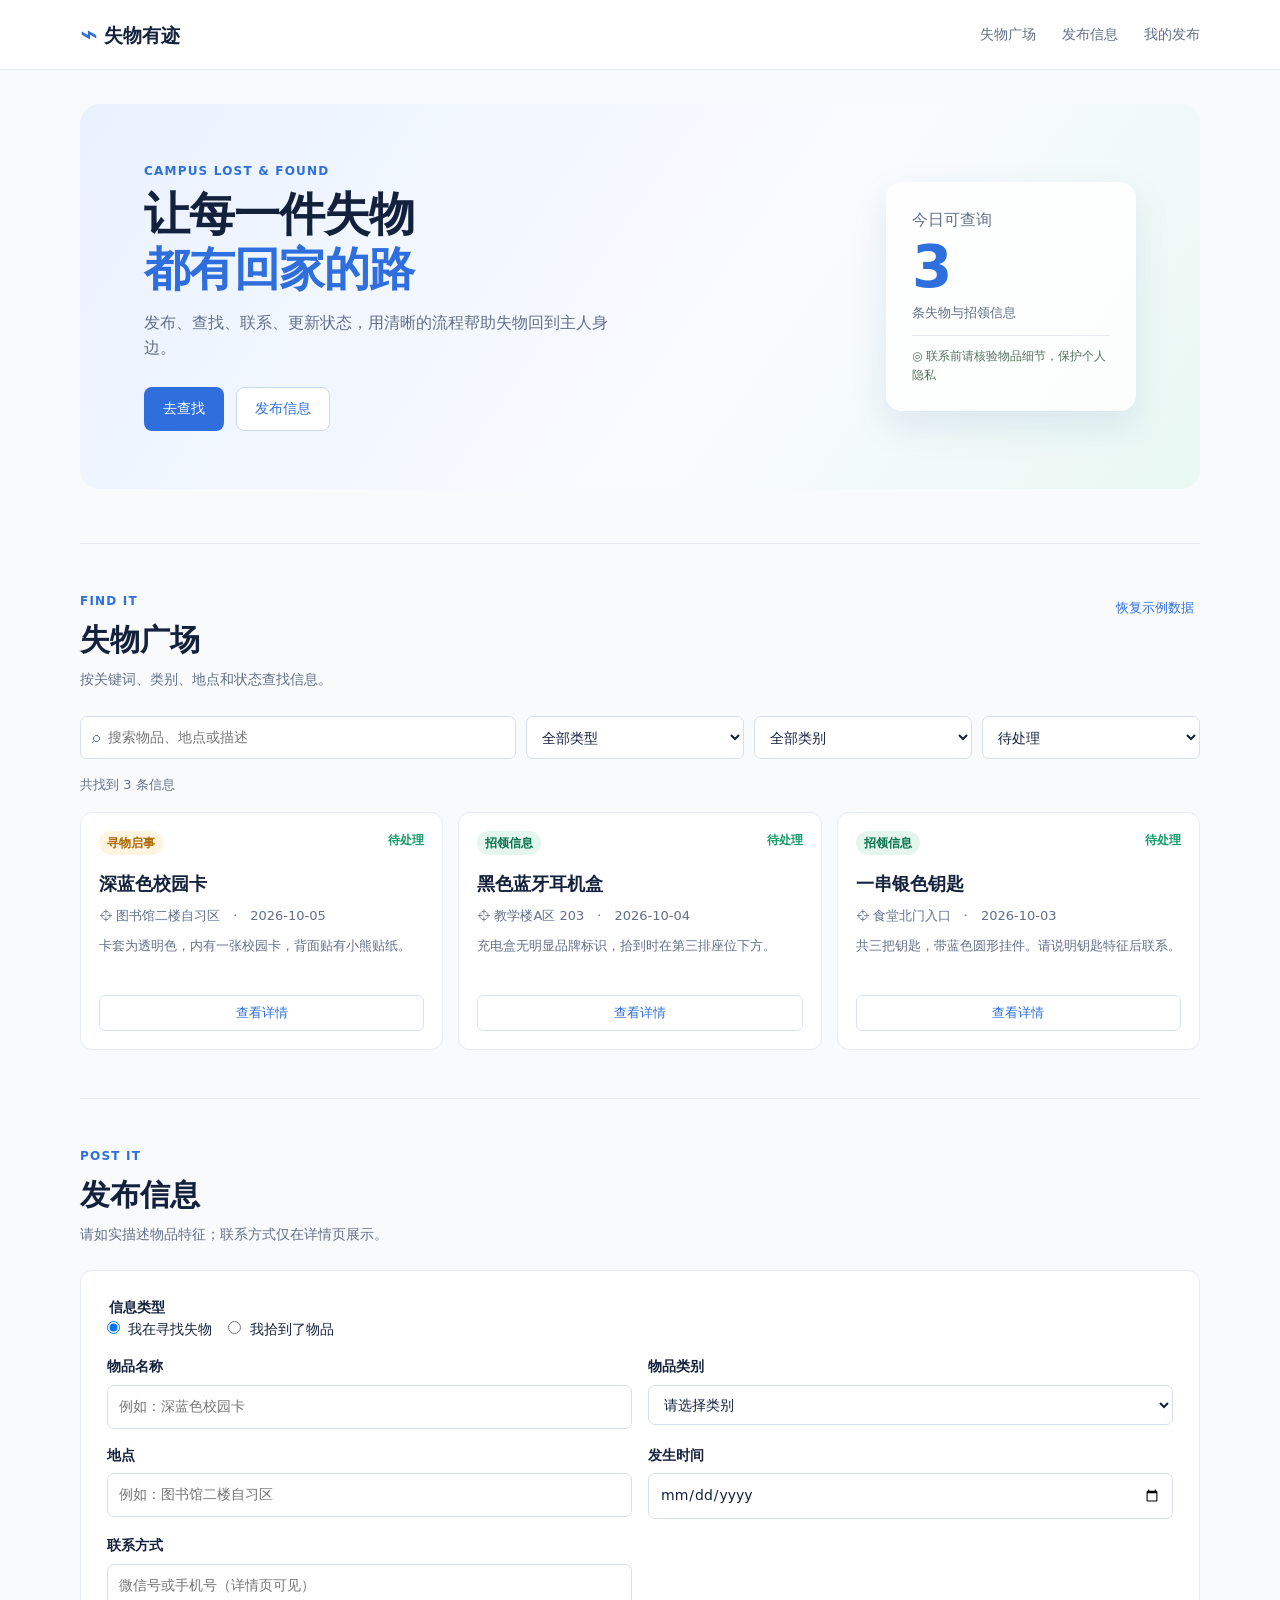
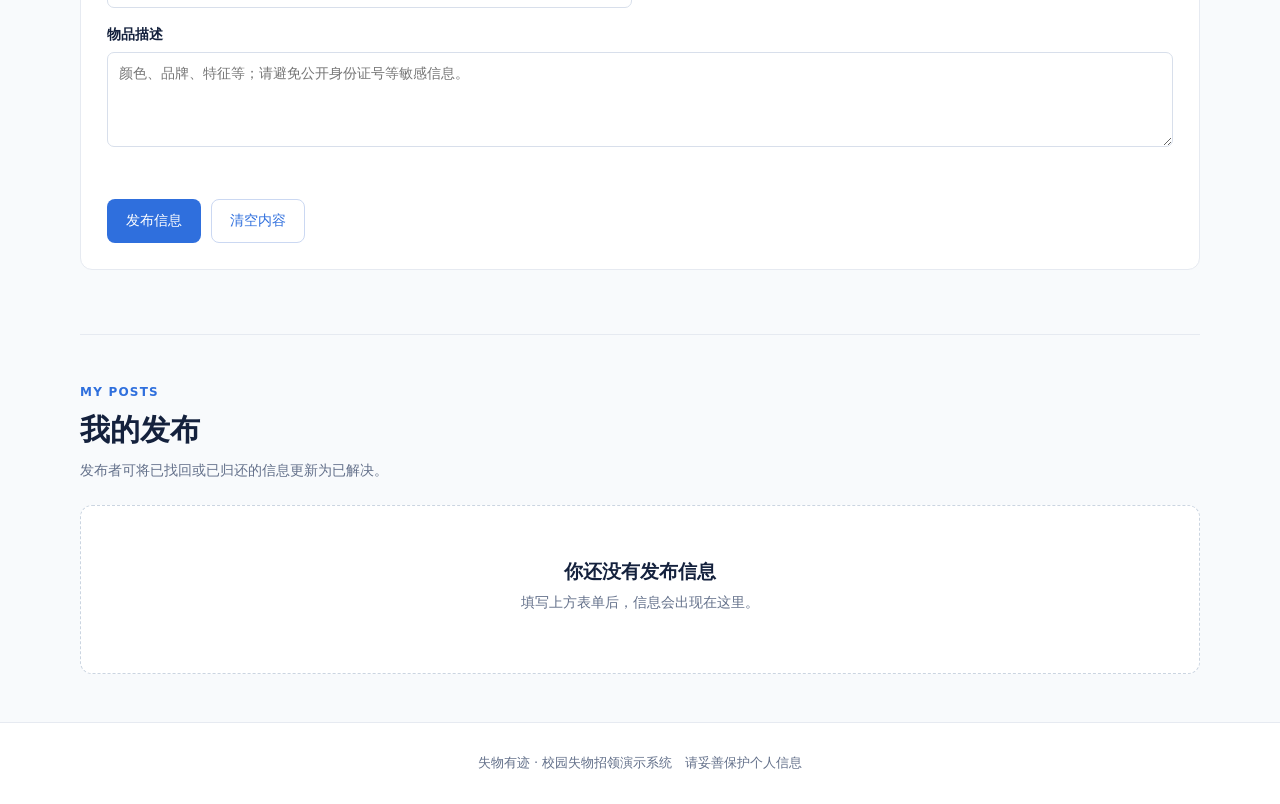
<file: index.html>
<!doctype html>
<html lang="zh-CN">
<head>
  <meta charset="utf-8">
  <meta name="viewport" content="width=device-width, initial-scale=1">
  <title>失物有迹｜校园失物招领</title>
  <link rel="stylesheet" href="css/style.css">
</head>
<body>
  <header class="topbar">
    <a class="brand" href="#top" aria-label="失物有迹首页"><span class="brand-mark">⌁</span>失物有迹</a>
    <nav aria-label="主导航">
      <a href="#plaza">失物广场</a>
      <a href="#publish">发布信息</a>
      <a href="#mine">我的发布</a>
    </nav>
  </header>

  <main id="top">
    <section class="hero">
      <div>
        <p class="eyebrow">CAMPUS LOST &amp; FOUND</p>
        <h1>让每一件失物<br><em>都有回家的路</em></h1>
        <p class="hero-copy">发布、查找、联系、更新状态，用清晰的流程帮助失物回到主人身边。</p>
        <div class="hero-actions"><a class="button primary" href="#plaza">去查找</a><a class="button secondary" href="#publish">发布信息</a></div>
      </div>
      <div class="hero-card" aria-label="平台服务说明">
        <span>今日可查询</span><strong id="hero-count">0</strong><small>条失物与招领信息</small>
        <div class="hero-card-note">◎ 联系前请核验物品细节，保护个人隐私</div>
      </div>
    </section>

    <section id="plaza" class="section">
      <div class="section-heading"><div><p class="eyebrow">FIND IT</p><h2>失物广场</h2><p>按关键词、类别、地点和状态查找信息。</p></div><button id="reset-data" class="text-button" type="button">恢复示例数据</button></div>
      <div class="filters" aria-label="筛选条件">
        <label class="search"><span aria-hidden="true">⌕</span><input id="keyword" type="search" placeholder="搜索物品、地点或描述"></label>
        <select id="type-filter" aria-label="信息类型"><option value="">全部类型</option><option value="lost">寻物启事</option><option value="found">招领信息</option></select>
        <select id="category-filter" aria-label="物品类别"><option value="">全部类别</option><option>证件卡类</option><option>数码设备</option><option>生活用品</option><option>钥匙饰品</option><option>书籍资料</option><option>其他</option></select>
        <select id="status-filter" aria-label="处理状态"><option value="active">待处理</option><option value="resolved">已解决</option><option value="">全部状态</option></select>
      </div>
      <p class="result-summary" id="result-summary"></p>
      <div id="listing-grid" class="listing-grid" aria-live="polite"></div>
      <div id="empty-state" class="empty-state" hidden><div>⌕</div><h3>没有找到相关信息</h3><p>试试减少筛选条件，或发布一条新的信息。</p><a class="button secondary" href="#publish">去发布</a></div>
    </section>

    <section id="publish" class="section publish-section">
      <div class="section-heading"><div><p class="eyebrow">POST IT</p><h2>发布信息</h2><p>请如实描述物品特征；联系方式仅在详情页展示。</p></div></div>
      <form id="publish-form" class="publish-form" novalidate>
        <fieldset><legend>信息类型</legend><label class="radio"><input type="radio" name="type" value="lost" checked> 我在寻找失物</label><label class="radio"><input type="radio" name="type" value="found"> 我拾到了物品</label></fieldset>
        <label>物品名称<input name="title" maxlength="30" placeholder="例如：深蓝色校园卡" required></label>
        <label>物品类别<select name="category" required><option value="">请选择类别</option><option>证件卡类</option><option>数码设备</option><option>生活用品</option><option>钥匙饰品</option><option>书籍资料</option><option>其他</option></select></label>
        <label>地点<input name="location" maxlength="40" placeholder="例如：图书馆二楼自习区" required></label>
        <label>发生时间<input name="date" type="date" required></label>
        <label>联系方式<input name="contact" maxlength="50" placeholder="微信号或手机号（详情页可见）" required></label>
        <label class="full">物品描述<textarea name="description" maxlength="200" placeholder="颜色、品牌、特征等；请避免公开身份证号等敏感信息。" required></textarea></label>
        <p id="form-message" class="form-message full" role="alert"></p>
        <div class="full form-actions"><button class="button primary" type="submit">发布信息</button><button class="button secondary" type="reset">清空内容</button></div>
      </form>
    </section>

    <section id="mine" class="section mine-section">
      <div class="section-heading"><div><p class="eyebrow">MY POSTS</p><h2>我的发布</h2><p>发布者可将已找回或已归还的信息更新为已解决。</p></div></div>
      <div id="my-listings" class="my-listings"></div>
    </section>
  </main>

  <dialog id="detail-dialog"><button class="dialog-close" type="button" aria-label="关闭">×</button><div id="detail-content"></div></dialog>
  <div id="toast" class="toast" role="status" aria-live="polite"></div>
  <footer>失物有迹 · 校园失物招领演示系统　请妥善保护个人信息</footer>
  <script src="js/core.js"></script><script src="js/app.js"></script>
</body>
</html>
</file>
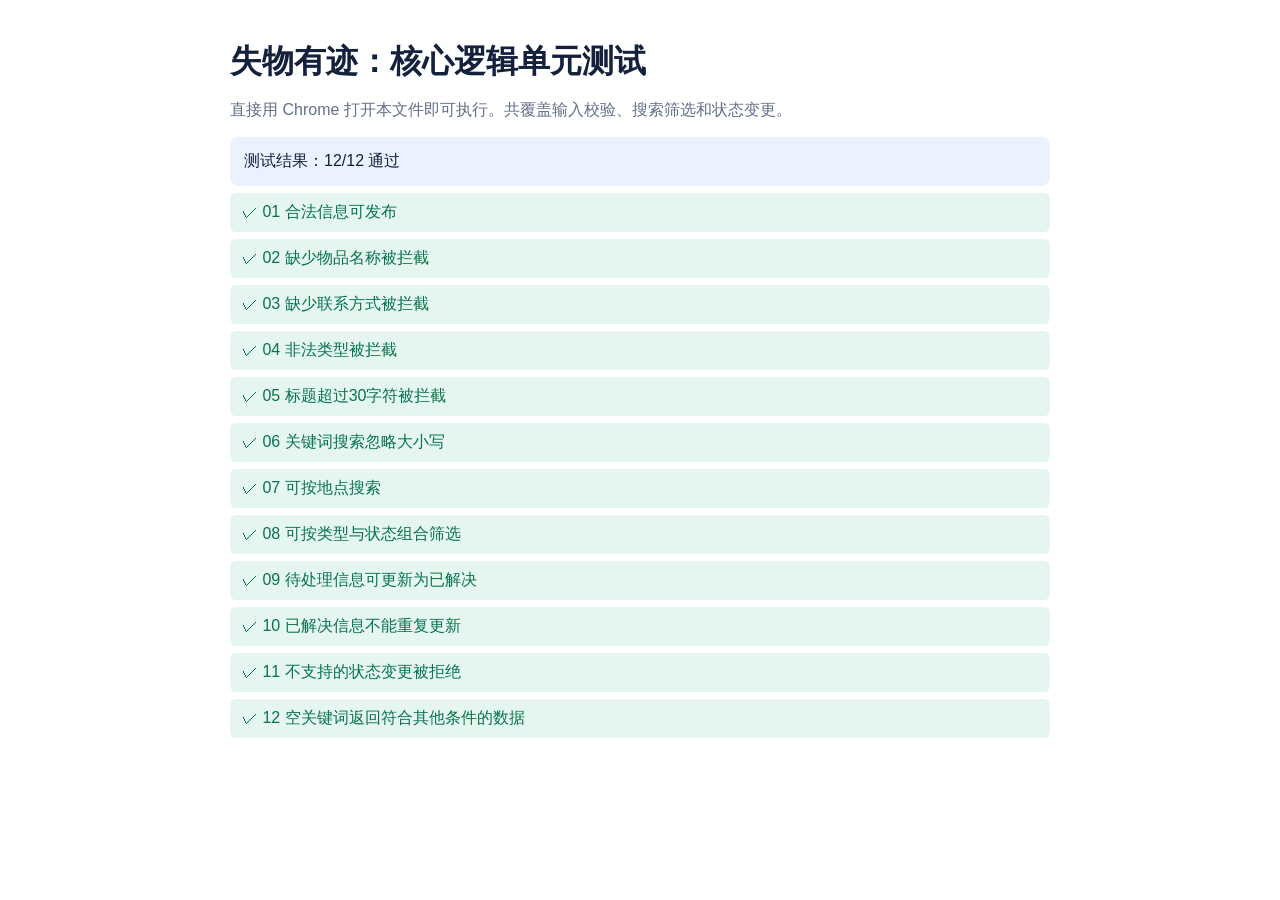
<file: tests/core.test.html>
<!doctype html>
<html lang="zh-CN"><head><meta charset="utf-8"><meta name="viewport" content="width=device-width,initial-scale=1"><title>失物有迹｜单元测试</title><style>body{font-family:"Microsoft YaHei",sans-serif;max-width:820px;margin:40px auto;padding:0 20px;color:#14213d}h1{margin-bottom:4px}p{color:#63708a}.summary{padding:14px;background:#eaf1ff;border-radius:8px}.pass,.fail{padding:9px 12px;margin:7px 0;border-radius:6px}.pass{background:#e5f6ef;color:#08734c}.fail{background:#fff0f0;color:#a62828}</style></head><body><h1>失物有迹：核心逻辑单元测试</h1><p>直接用 Chrome 打开本文件即可执行。共覆盖输入校验、搜索筛选和状态变更。</p><div id="summary" class="summary"></div><div id="results"></div><script src="../js/core.js"></script><script>
const C=window.LostFoundCore, rows=[
 ['01 合法信息可发布',()=>C.validateListing({type:'lost',title:'校园卡',category:'证件卡类',location:'图书馆',date:'2026-10-01',contact:'wx01',description:'蓝色卡套'}).valid],
 ['02 缺少物品名称被拦截',()=>!C.validateListing({type:'lost',title:'',category:'证件卡类',location:'图书馆',date:'2026-10-01',contact:'wx01',description:'蓝色卡套'}).valid],
 ['03 缺少联系方式被拦截',()=>!C.validateListing({type:'found',title:'耳机',category:'数码设备',location:'教室',date:'2026-10-01',contact:'',description:'黑色'}).valid],
 ['04 非法类型被拦截',()=>!C.validateListing({type:'other',title:'耳机',category:'数码设备',location:'教室',date:'2026-10-01',contact:'wx',description:'黑色'}).valid],
 ['05 标题超过30字符被拦截',()=>!C.validateListing({type:'lost',title:'a'.repeat(31),category:'其他',location:'教室',date:'2026-10-01',contact:'wx',description:'描述'}).valid],
 ['06 关键词搜索忽略大小写',()=>C.filterListings([{title:'Blue Card',location:'图书馆',description:'',category:'证件卡类',type:'lost',status:'active'}],{keyword:'blue',type:'',category:'',status:''}).length===1],
 ['07 可按地点搜索',()=>C.filterListings([{title:'校园卡',location:'图书馆二楼',description:'',category:'证件卡类',type:'lost',status:'active'}],{keyword:'二楼',type:'',category:'',status:''}).length===1],
 ['08 可按类型与状态组合筛选',()=>C.filterListings([{title:'卡',location:'A',description:'',category:'证件卡类',type:'lost',status:'active'},{title:'耳机',location:'B',description:'',category:'数码设备',type:'found',status:'active'}],{keyword:'',type:'found',category:'',status:'active'}).length===1],
 ['09 待处理信息可更新为已解决',()=>C.transitionStatus({id:'1',status:'active'},'resolved').item.status==='resolved'],
 ['10 已解决信息不能重复更新',()=>!C.transitionStatus({id:'1',status:'resolved'},'resolved').ok],
 ['11 不支持的状态变更被拒绝',()=>!C.transitionStatus({id:'1',status:'active'},'active').ok],
 ['12 空关键词返回符合其他条件的数据',()=>C.filterListings([{title:'卡',location:'A',description:'',category:'证件卡类',type:'lost',status:'active'}],{keyword:'',type:'lost',category:'',status:'active'}).length===1]
];let passed=0;const box=document.getElementById('results');rows.forEach(([name,fn])=>{let ok=false,detail='';try{ok=!!fn()}catch(e){detail=e.message}if(ok)passed++;box.insertAdjacentHTML('beforeend',`<div class="${ok?'pass':'fail'}">${ok?'✓':'✗'} ${name}${detail?'：'+detail:''}</div>`)});document.getElementById('summary').textContent=`测试结果：${passed}/${rows.length} 通过`;
</script></body></html>
</file>
<file: css/style.css>
:root{--ink:#14213d;--muted:#63708a;--blue:#2f6fdd;--blue-soft:#eaf1ff;--line:#e6eaf1;--paper:#f8fafc;--orange:#f59e0b;--green:#159b69}*{box-sizing:border-box}html{scroll-behavior:smooth}body{margin:0;color:var(--ink);font-family:"Microsoft YaHei",system-ui,sans-serif;background:var(--paper);line-height:1.55}.topbar{height:70px;padding:0 max(24px,calc((100% - 1120px)/2));display:flex;align-items:center;justify-content:space-between;background:#fff;border-bottom:1px solid var(--line);position:sticky;top:0;z-index:10}.brand{font-weight:800;color:var(--ink);text-decoration:none;font-size:19px}.brand-mark{color:var(--blue);font-size:30px;vertical-align:-2px;margin-right:6px}.topbar nav{display:flex;gap:26px}.topbar nav a{color:var(--muted);text-decoration:none;font-size:14px}.topbar nav a:hover{color:var(--blue)}main{max-width:1120px;margin:auto}.hero{min-height:385px;margin:34px 0 54px;padding:54px 64px;border-radius:20px;background:linear-gradient(125deg,#eaf2ff,#f9fbff 60%,#e9f8f2);display:flex;align-items:center;justify-content:space-between;gap:30px}.eyebrow{margin:0 0 6px;color:var(--blue);font-weight:800;font-size:12px;letter-spacing:1.2px}.hero h1{font-size:46px;line-height:1.2;margin:0 0 14px;letter-spacing:-1px}.hero h1 em{font-style:normal;color:var(--blue)}.hero-copy{max-width:480px;color:var(--muted);margin:0}.hero-actions{display:flex;gap:12px;margin-top:26px}.button{display:inline-flex;justify-content:center;align-items:center;border-radius:8px;padding:10px 18px;border:1px solid transparent;text-decoration:none;font:inherit;font-size:14px;cursor:pointer}.primary{background:var(--blue);color:#fff}.primary:hover{background:#1d5dc8}.secondary{background:#fff;color:var(--blue);border-color:#cbd8f2}.secondary:hover{background:var(--blue-soft)}.hero-card{width:250px;min-height:200px;border-radius:16px;padding:26px;background:rgba(255,255,255,.85);box-shadow:0 15px 35px #4070b520;display:flex;flex-direction:column}.hero-card span,.hero-card small{color:var(--muted)}.hero-card strong{font-size:58px;line-height:1.2;color:var(--blue)}.hero-card-note{border-top:1px solid var(--line);margin-top:12px;padding-top:11px;font-size:12px;color:#56715d}.section{padding:48px 0;border-top:1px solid var(--line)}.section-heading{display:flex;justify-content:space-between;align-items:start;gap:20px}.section-heading h2{margin:0;font-size:30px}.section-heading p:not(.eyebrow){margin:6px 0 0;color:var(--muted);font-size:14px}.text-button{border:0;background:none;color:var(--blue);cursor:pointer;font:inherit;font-size:13px;padding:6px}.filters{margin-top:25px;display:grid;grid-template-columns:2fr 1fr 1fr 1fr;gap:10px}.filters input,.filters select,.publish-form input,.publish-form select,.publish-form textarea{width:100%;border:1px solid #d8dfeb;background:#fff;border-radius:7px;padding:10px 11px;font:inherit;color:var(--ink);font-size:14px}.search{display:flex;align-items:center;gap:8px;background:#fff;border:1px solid #d8dfeb;border-radius:7px;padding-left:11px;color:var(--muted)}.search input{border:0;padding-left:0;outline:0}.result-summary{margin:16px 0;color:var(--muted);font-size:13px}.listing-grid{display:grid;grid-template-columns:repeat(3,1fr);gap:15px}.card{background:#fff;border:1px solid var(--line);border-radius:12px;padding:18px;transition:transform .18s,box-shadow .18s}.card:hover{transform:translateY(-3px);box-shadow:0 9px 20px #17315b12}.card-top{display:flex;justify-content:space-between;gap:10px}.badge{padding:3px 8px;border-radius:20px;font-size:12px;font-weight:bold}.badge.lost{background:#fff4df;color:#ae6800}.badge.found{background:#e5f6ef;color:#08734c}.status{font-size:12px;color:var(--green);font-weight:bold}.status.resolved{color:var(--muted)}.card h3{margin:15px 0 8px;font-size:18px}.card p{margin:4px 0;color:var(--muted);font-size:13px}.card .card-desc{height:40px;overflow:hidden;margin-top:10px}.card button{margin-top:15px;width:100%;border:1px solid #d9e3f8;background:#fff;color:var(--blue);border-radius:6px;padding:8px;cursor:pointer}.card button:hover{background:var(--blue-soft)}.empty-state{text-align:center;background:#fff;border:1px dashed #cbd5e1;border-radius:12px;padding:45px}.empty-state div{font-size:36px;color:var(--blue)}.empty-state h3{margin:6px}.empty-state p{color:var(--muted);font-size:14px;margin:0 0 15px}.publish-section{padding-bottom:64px}.publish-form{background:#fff;border:1px solid var(--line);padding:26px;border-radius:12px;margin-top:24px;display:grid;grid-template-columns:1fr 1fr;gap:16px}.publish-form label{font-size:14px;font-weight:600}.publish-form label input,.publish-form label select,.publish-form label textarea{display:block;margin-top:7px;font-weight:400}.publish-form textarea{height:95px;resize:vertical}.publish-form fieldset,.full{grid-column:1/-1}.publish-form fieldset{margin:0;border:0;padding:0;display:flex;gap:16px;align-items:center}.publish-form legend{display:inline;margin-right:12px;font-size:14px;font-weight:600}.publish-form .radio{font-weight:400}.publish-form .radio input{width:auto;display:inline;margin:0 4px 0 0}.form-message{margin:0;color:#c43d3d;font-size:13px;min-height:20px}.form-actions{display:flex;gap:10px}.my-listings{display:grid;gap:10px;margin-top:23px}.my-item{background:#fff;border:1px solid var(--line);border-radius:10px;padding:15px;display:flex;align-items:center;justify-content:space-between;gap:15px}.my-item h3{font-size:16px;margin:0}.my-item p{margin:3px 0 0;color:var(--muted);font-size:13px}.my-item button{padding:8px 11px;border:1px solid #cbd8f2;border-radius:6px;background:#fff;color:var(--blue);cursor:pointer}.my-item button:disabled{cursor:default;color:var(--muted);border-color:var(--line)}dialog{width:min(540px,calc(100% - 32px));border:0;border-radius:14px;padding:28px;box-shadow:0 20px 50px #0004}dialog::backdrop{background:#14213d88}.dialog-close{position:absolute;right:13px;top:8px;border:0;background:none;font-size:28px;color:var(--muted);cursor:pointer}.detail-type{font-size:13px;font-weight:bold;color:var(--blue)}.detail-title{font-size:25px;margin:8px 0}.detail-table{display:grid;grid-template-columns:86px 1fr;gap:10px;margin:22px 0;font-size:14px}.detail-table dt{color:var(--muted)}.detail-table dd{margin:0}.detail-contact{background:var(--blue-soft);padding:13px;border-radius:8px;display:flex;justify-content:space-between;align-items:center;gap:10px}.detail-contact button{white-space:nowrap;border:0;color:var(--blue);background:#fff;border-radius:6px;padding:7px 10px;cursor:pointer}.notice{padding:10px;background:#fff6e6;color:#895e10;font-size:13px;border-radius:7px}.toast{position:fixed;left:50%;bottom:25px;transform:translate(-50%,100px);opacity:0;transition:.25s;background:#17243f;color:#fff;padding:10px 16px;border-radius:7px;font-size:14px;z-index:20}.toast.show{transform:translate(-50%,0);opacity:1}footer{text-align:center;padding:30px;color:var(--muted);font-size:13px;background:#fff;border-top:1px solid var(--line)}@media(max-width:760px){.topbar{padding:0 18px}.topbar nav{gap:12px}.hero{margin:16px 14px 35px;padding:34px 26px;display:block}.hero h1{font-size:35px}.hero-card{margin-top:28px;width:100%}main{width:100%}.section{padding:35px 18px}.filters,.listing-grid{grid-template-columns:1fr}.publish-form{grid-template-columns:1fr;padding:18px}.publish-form fieldset{display:block}.publish-form .radio{display:block;margin:8px 0}.my-item{align-items:flex-start;flex-direction:column}}
</file>
